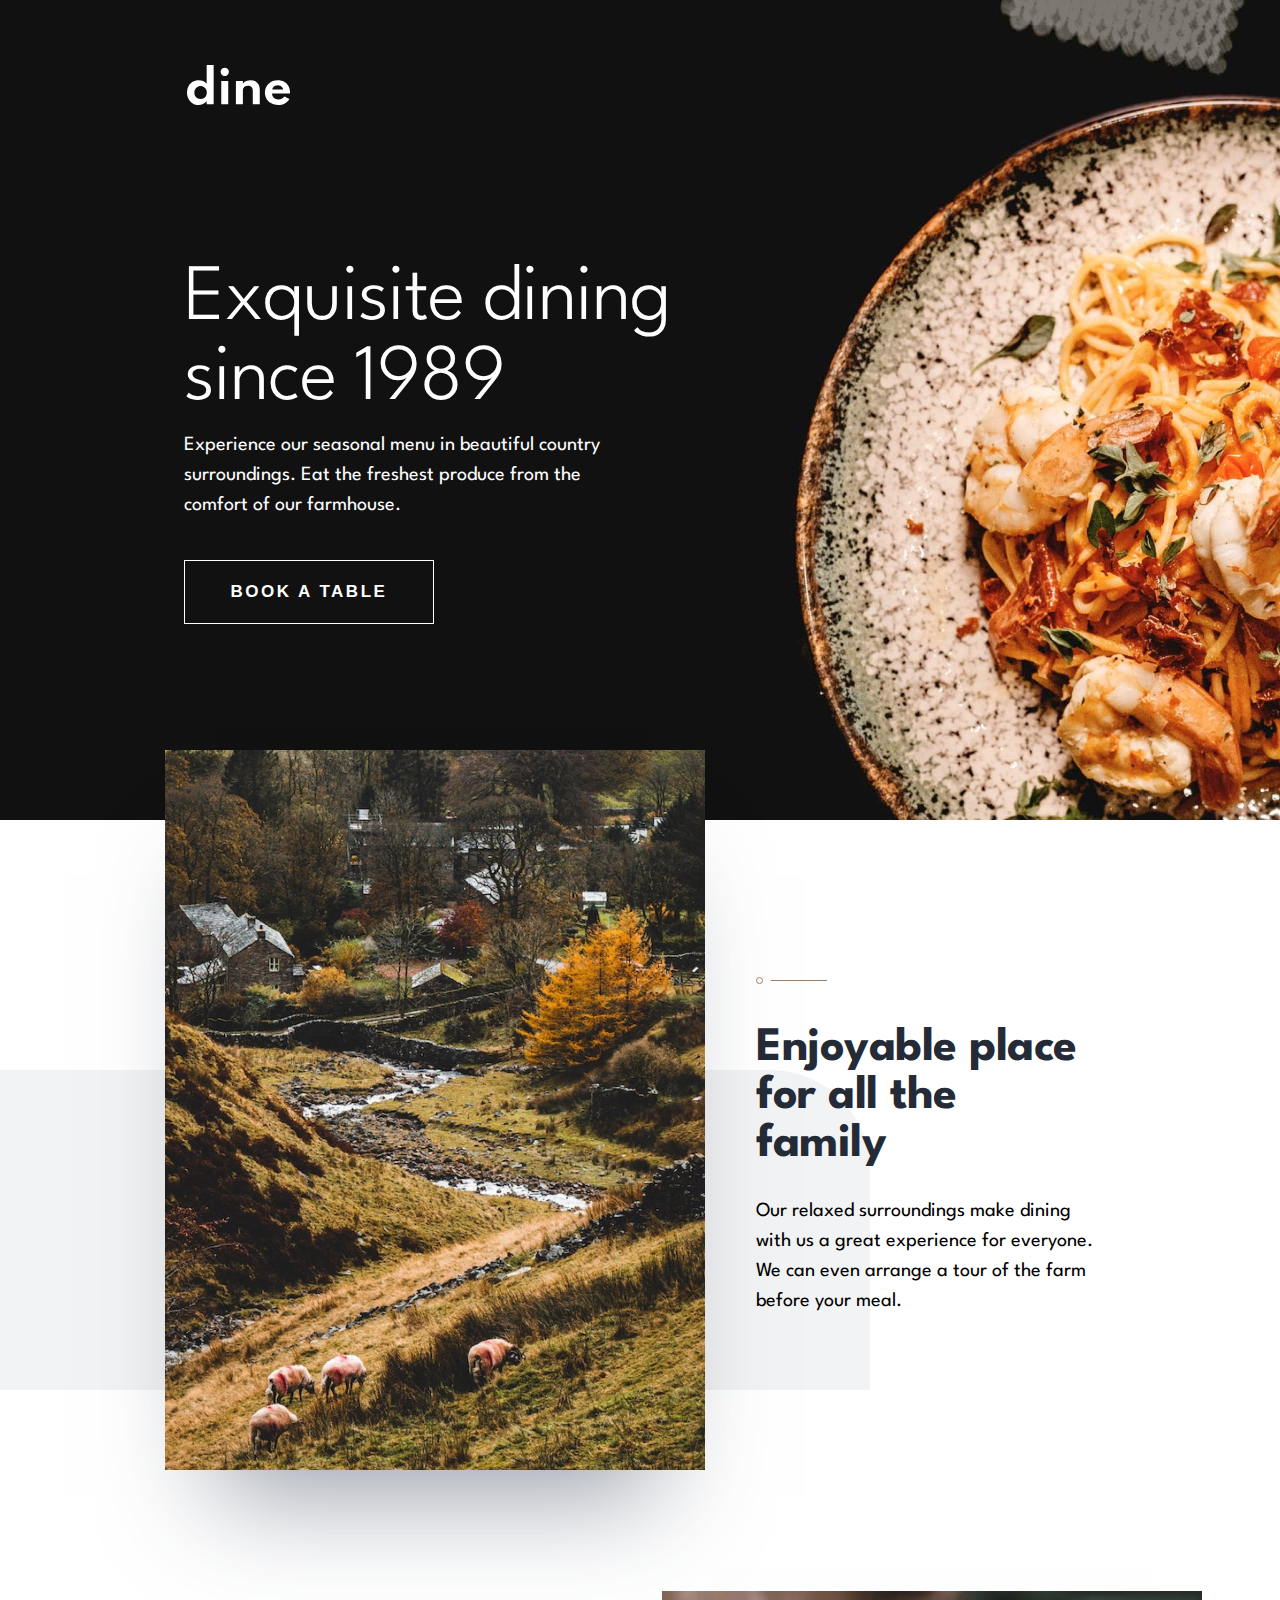
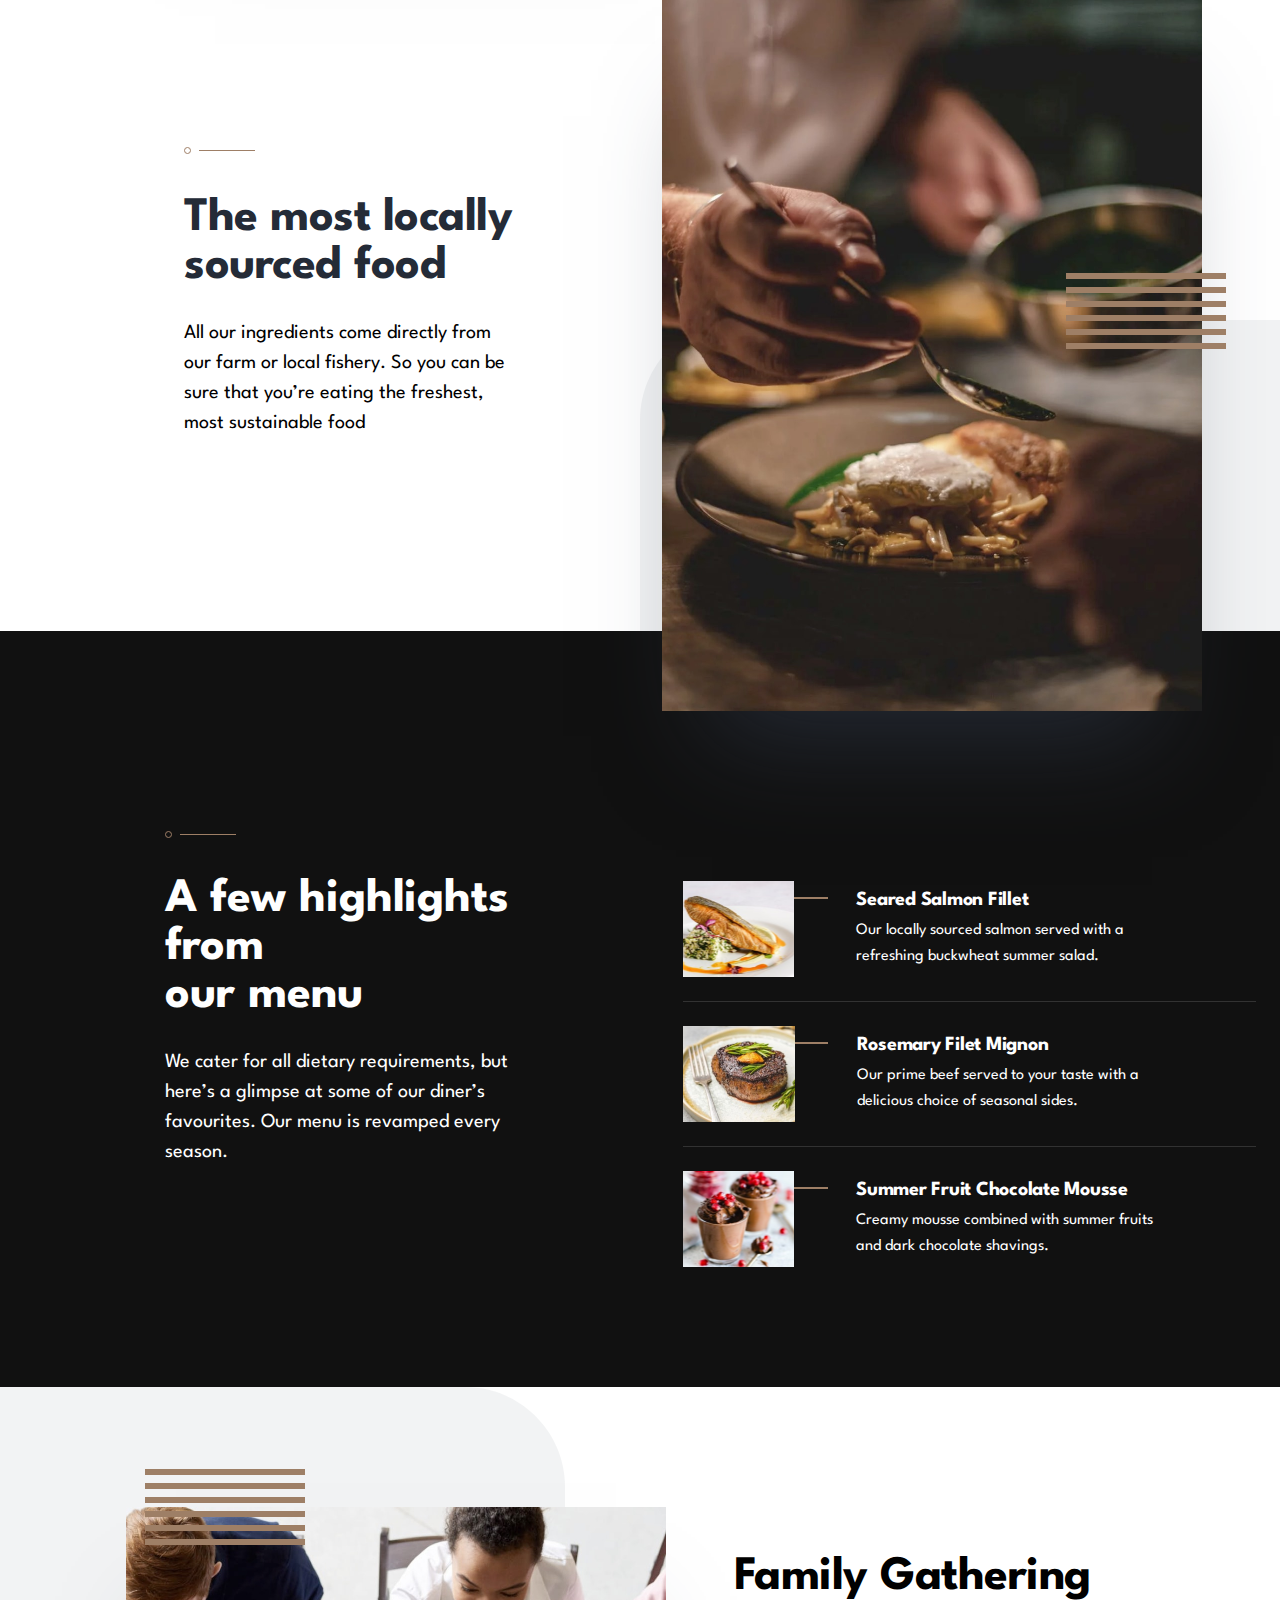
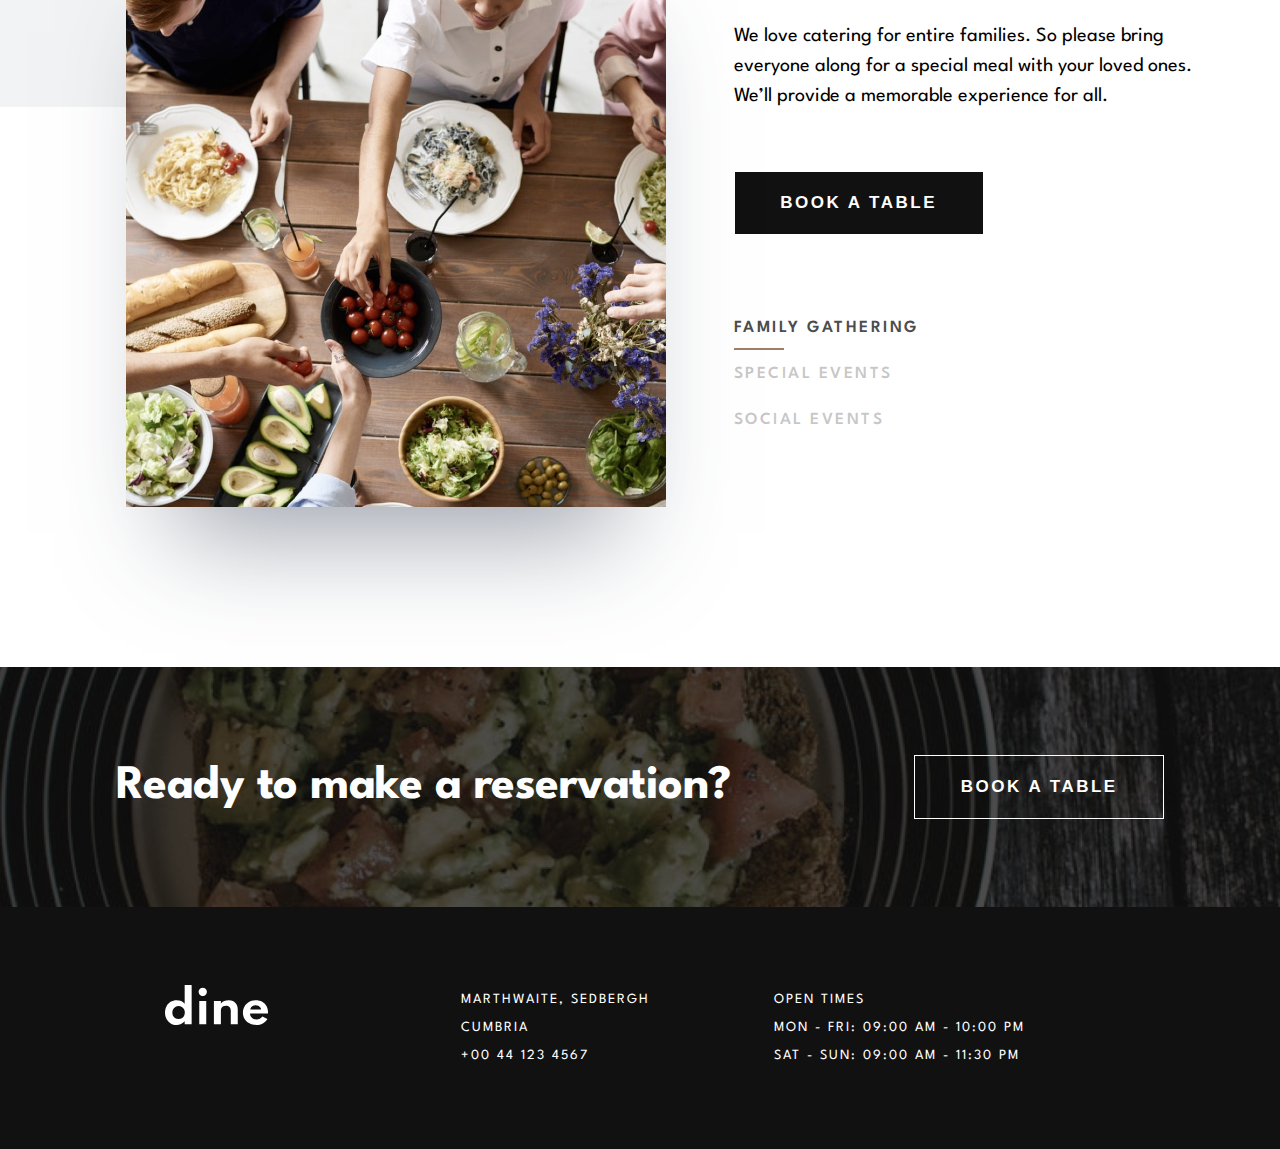
<file: index.html>
<!DOCTYPE html>
<html lang="en">
<head>
  <meta charset="UTF-8">
  <meta http-equiv="X-UA-Compatible" content="IE=edge">
  <meta name="viewport" content="width=device-width, initial-scale=1.0">
  <link rel="icon" type="image/png" sizes="32x32" href="./images/favicon-32x32.png">
  <link rel="stylesheet" href="./CSS/style.css">
  <title>Frontend Mentor | Dine Restaurant</title>
</head>
<body>
  <main>

    <section class="hero">
      <div class="container">
        <div class="logo">
          <img src="./images/logo.svg" alt="logo" class="logo-img">
        </div>

        <div class="headings">
          <h1>Exquisite dining since 1989</h1>
          <p class="white-text">
            Experience our seasonal menu in beautiful country surroundings. Eat the freshest produce from the comfort of our farmhouse.
          </p>
          <a href="./booking.html"><button class="black-btn">Book a table</button></a>
        </div>
      </div>
    </section>

    <section class="restaurant">
      <div class="container">

        <div class="place">
          <div class="image-container">
            <div class="image-1"></div>
          </div>
          <!-- <div class="teste">
            <img src="./images/homepage/enjoyable-place-mobile@2x.jpg" alt="">
          </div> -->

          <div class="restaurant-info">
            <svg xmlns="http://www.w3.org/2000/svg" width="71" height="7"><g fill="none" fill-rule="evenodd"><path fill="#9E7F66" d="M15 3h56v1H15z"/><circle cx="3.5" cy="3.5" r="3" stroke="#9E7F66"/></g></svg>
            <h2 class="dark-text">
              Enjoyable place <br> 
              for all the family
            </h2>
            <p>
              Our relaxed surroundings make dining with us a great experience for everyone. We can even arrange a tour of the farm before your meal.
            </p>
          </div>
        </div>

        <div class="locally">
          <div class="lines">
            <img src="./images/patterns/pattern-lines.svg" alt="floating small lines">
          </div>
        
          <div class="image-container">
            <div class="image-2"></div>
          </div>

          <div class="restaurant-info">
            <svg xmlns="http://www.w3.org/2000/svg" width="71" height="7"><g fill="none" fill-rule="evenodd"><path fill="#9E7F66" d="M15 3h56v1H15z"/><circle cx="3.5" cy="3.5" r="3" stroke="#9E7F66"/></g></svg>
            <h2 class="dark-text">
              The most locally <br> 
              sourced food
            </h2>
            <p>
              All our ingredients come directly from our farm or local fishery. So you can be sure that you’re 
              eating the freshest, most sustainable food
            </p>
          </div>

        </div>

      </div>
    </section>

    <section class="menu">
      <div class="container">

        <div class="menu-intro">
          <svg xmlns="http://www.w3.org/2000/svg" width="71" height="7"><g fill="none" fill-rule="evenodd"><path fill="#9E7F66" d="M15 3h56v1H15z"/><circle cx="3.5" cy="3.5" r="3" stroke="#9E7F66"/></g></svg>
          <h2 class="white-text">
            A few highlights from <br>
            our menu
          </h2>
          <p class="white-text">
            We cater for all dietary requirements, but here’s a glimpse at some of our diner’s favourites. 
            Our menu is revamped every season.
          </p>
        </div>
        
        <article class="plates">
          <div class="plates-info">
           
            <div class="salmon"></div>
            
            <!-- <img src="./images/homepage/salmon-mobile@2x.jpg" alt="Seared Salmon Fillet"> -->
            <div class="plates-texts">
              <h3 class="white-text">Seared Salmon Fillet</h3>
              <p class="white-text">Our locally sourced salmon served with a refreshing buckwheat summer salad.</p>
            </div>
          </div>

          <div class="plates-info">
            <!-- <div class="plates-img"></div> -->
            <div class="beef"></div>
            <!-- <img src="./images/homepage/beef-mobile@2x.jpg" alt="Rosemary Filet Mignon"> -->
            <div class="plates-texts">
              <h3 class="white-text">Rosemary Filet Mignon</h3>
              <p class="white-text">Our prime beef served to your taste with a delicious choice of seasonal sides.</p>
            </div>
          </div>

          <div class="plates-info">
            <!-- <div class="plates-img"> -->
              <div class="chocolate"></div>
            <!-- </div> -->
            <!-- <img src="./images/homepage/chocolate-mobile@2x.jpg" alt="Summer Fruit Chocolate Mousse"> -->
            <div class="plates-texts">
              <h3 class="white-text">Summer Fruit Chocolate Mousse</h3>
              <p class="white-text last-child">Creamy mousse combined with summer fruits and dark chocolate shavings.</p>
            </div>
          </div>

        </article>
      </div>
    </section>

    <section class="family">
      <div class="container">
        <div class="family-img slider-image" id="slide-image">
          <img src="./images/homepage/family-gathering-mobile@2x.jpg" alt="#">
        </div>

        <div class="lines slide-lines">
          <img src="./images/patterns/pattern-lines.svg" alt="floating small lines">
        </div>

        <div class="family-content">

          <div class="slider-text">
            <div class="gathering-event">
              <p>Family Gathering</p>
              <div class="gathering-lines"></div>
            </div>
            
            <div class="gathering-event">
              <p>Special Events</p>
              <div class="gathering-lines"></div>
            </div>

            <div class="gathering-event">
              <p>Social Events</p>
              <div class="gathering-lines"></div>
            </div>

          </div>

          <div class="family-info">
            <h2 class="slide-title" id="slide-title">Family Gathering</h2>
            <p class="slide-content" id="slide-content">We love catering for entire families. So please bring everyone along for a special meal with your 
              loved ones. We’ll provide a memorable experience for all.</p>
          </div>

          <div class="family-btn">
            <a href="./booking.html"><button class="black-btn">Book a table</button></a>
          </div>
        </div>

      </div>

    </section>

    <section class="cta">
      <div class="container">

        <div class="cta-heading">
          <h2 class="white-text">Ready to make a reservation?</h2>
        </div>

        <div class="cta-btn">
          <a href="./booking.html"><button>Book a table</button></a>
        </div>

      </div>
    </section>
  </main>
  
  <footer>
      <div class="container">
        <div class="footer-logo">
          <img src="./images/logo.svg" alt="logo" class="logo-img">
        </div>

        <div class="footer-info">
          <div class="address">
            <p class="white-text"> 
              Marthwaite, Sedbergh <br>
              Cumbria <br>
              +00 44 123 4567
            </p>
          </div>

          <div class="open-times">
            <p class="white-text">
              Open Times <br>
              Mon - Fri: 09:00 AM - 10:00 PM <br>
              Sat - Sun: 09:00 AM - 11:30 PM
            </p>
          </div>
        </div>

      </div>
  </footer>

  <script src="./Javascript/script.js"></script>
</body>
</html>
</file>
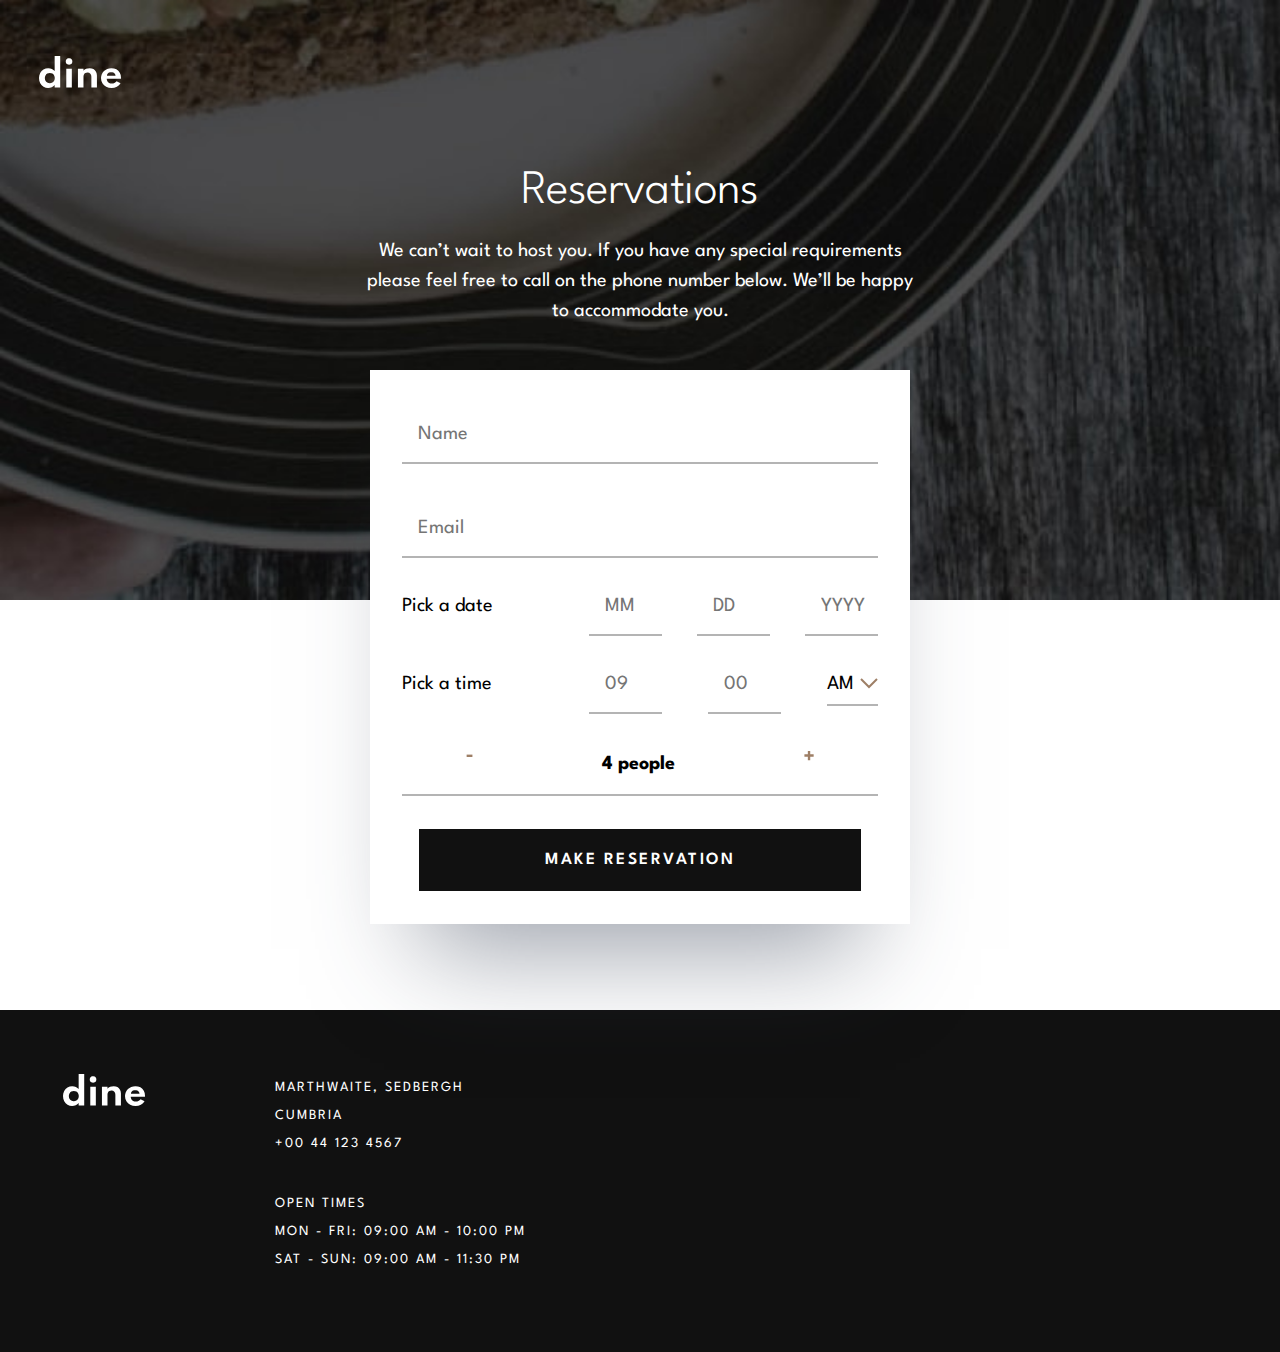
<file: booking.html>
<!DOCTYPE html>
<html lang="en">
<head>
  <meta charset="UTF-8">
  <meta http-equiv="X-UA-Compatible" content="IE=edge">
  <meta name="viewport" content="width=device-width, initial-scale=1.0">
  <link rel="icon" type="image/png" sizes="32x32" href="./images/favicon-32x32.png">
  <link rel="stylesheet" href="./CSS/booking.css">
  <title>Frontend Mentor | Dine Website Challenge</title>
</head>
<body>

  <section class="booking-hero">
    <div class="container">
      <div class="logo">
        <img src="./images/logo.svg" alt="logo" class="logo-img">
      </div>

      <div class="headings">
        <h1>Reservations</h1>
        <p class="white-text">  We can’t wait to host you. If you have any special requirements please feel free to 
          call on the phone number below. We’ll be happy to accommodate you.
        </p>
        <a href="./booking.html"><button class="black-btn">Reserve Place</button></a>
      </div>
    </div>
  </section>

  <section class="form">
    <div class="svg">
      <svg xmlns="http://www.w3.org/2000/svg" width="160" height="76"><g fill="#9E7F66" fill-rule="evenodd"><path d="M0 70h160v6H0zM0 56h160v6H0zM0 42h160v6H0zM0 28h160v6H0zM0 14h160v6H0zM0 0h160v6H0z"/></g></svg>
    </div>

    <div class="container">
      <!-- <div class="form-wrapper"> -->
        <div class="input-field">
          <label class="form-label" for="name">Name</label>
          <input class="input-box" type="text" name="name" id="name" placeholder="Name">
          <p class="errormsg">This field is required</p>
        </div>

        <div class="input-field">
          <label class="form-label" for="email">Email</label>
          <input class="input-box"type="email" name="email" id="email" placeholder="Email">
          <p class="errormsg">Please use a valid email address</p>
        </div>

        <div class="datetime-container">
          <div class="datetime-field">
            <p class="datetime-field-name">Pick a date</p>
            <p class="errormsg">This field is incomplete</p>
          </div>

          <div class="input-container">
            <div class="input-wrapper">
              <label class="form-label" for="month">Month</label>
              <input class="input-box" type="text" name="month" id="month" placeholder="MM" maxlength="2">
            </div>

            <div class="input-wrapper">
              <label class="form-label" for="day">Day</label>
              <input class="input-box" type="text" name="day" id="day" placeholder="DD" maxlength="2">
            </div>

            <div class="input-wrapper">
              <label class="form-label" for="year">Year</label>
              <input class="input-box" type="text" name="year" id="year" placeholder="YYYY" maxlength="4">
            </div>
            
          </div>
        </div>

        <div class="datetime-container">
          <div class="datetime-field">
            <p class="datetime-field-name">Pick a time</p>
            <p class="errormsg errormsg--corner">This field is incomplete</p>
          </div>
          <div class="input-container">
            <div class="input-wrapper">
              <label class="form-label" for="hour">Hour</label>
              <input class="input-box" type="text" name="hour" id="hour" placeholder="09" maxlength="2">
            </div>

            <div class="input-wrapper">
              <label class="form-label" for="minute">Minute</label>
              <input class="input-box input-box--small" type="text" name="minute" id="minute" placeholder="00" maxlength="2">
            </div>

            <div class="dropdown-container">
              <div class="dropdown-wrapper" id="dropdown-wrapper">
                <div class="dropdown-day-wrapper">
                  <div id="dropdown-day" class="dropdown-day">AM</div>
                  <div class="dropdown-arrow" id="dropdown-arrow"><svg xmlns="http://www.w3.org/2000/svg" width="18" height="11"><path fill="none" stroke="#9E7F66" stroke-width="2" d="M1 1l8 8 8-8"/></svg></div>
                </div>

                <div class="dropdown-menu" id="dropdown-menu">
                  <div class="dropdown-menu-items">
                    <svg class="dropdown-checked checked" xmlns="http://www.w3.org/2000/svg" width="13" height="11"><path fill="none" stroke="#9E7F66" stroke-width="2" d="M1 5.897l2.767 2.767L11.432 1"/></svg>
                    <p class="dropdown-name">AM</p>
                  </div>

                  <div class="dropdown-menu-items">
                    <svg class="dropdown-checked" xmlns="http://www.w3.org/2000/svg" width="13" height="11"><path fill="none" stroke="#9E7F66" stroke-width="2" d="M1 5.897l2.767 2.767L11.432 1"/></svg>
                    <p class="dropdown-name">PM</p>
                  </div>
                </div>

              </div>
            </div>
          </div>
        </div>

        <div class="num-of-people">
          <a class="num-of-people-btn" id="minus"> <!-- MUDAR CONFIGURAÇÃO BOTÃO  -->
            <!-- <span class="num-of-people-select">minus</span> -->
            <svg xmlns="http://www.w3.org/2000/svg" width="7" height="3"><path fill="#9E7F66" d="M6.425 2.977V.601H.629v2.376z"/></svg>
          </a>

          <p class="#"><span id="num-of-people-label">4</span> people</p>

          <a class="num-of-people-btn" id="plus"><!-- MUDAR CONFIGURAÇÃO BOTÃO  -->
            <!-- <span class="num-of-people-select">plus</span> -->
            <svg xmlns="http://www.w3.org/2000/svg" width="10" height="11"><path fill="#9E7F66" d="M6.227 10.156V6.727h3.429V4.342H6.227V.913H3.842v3.429H.413v2.385h3.429v3.429z"/></svg>
          </a>
          
        </div>

        <div class="btn-container">       
          <button class="reservation-btn" id="reservation-btn">Make Reservation</button>
        </div>
      <!-- </div> -->
    </div>
  </section>

  <footer>
    
    <div class="container">
      <div class="footer-logo">
        <img src="./images/logo.svg" alt="logo" class="logo-img">
      </div>

      <div class="footer-info">
        <div class="address">
          <p class="white-text"> 
            Marthwaite, Sedbergh <br>
            Cumbria <br>
            +00 44 123 4567
          </p>
        </div>

        <div class="open-times">
          <p class="white-text">
            Open Times <br>
            Mon - Fri: 09:00 AM - 10:00 PM <br>
            Sat - Sun: 09:00 AM - 11:30 PM
          </p>
        </div>
      </div>

    </div>
  </footer>

  <script src="./Javascript/booking.js"></script>
</body>
</html>
</file>
<file: CSS/style.css>
@import url('https://fonts.googleapis.com/css2?family=League+Spartan:wght@100;300;400;500;600;700;800&display=swap');

/* <===== GENERAL STYLING =====> */
*,
*::before,
*::after {
    margin: 0;
    padding: 0;
    box-sizing: border-box;
}

html {
    font-size: 10px;
}

body {
    font-family: 'League Spartan', sans-serif;
}

h1 {
    font-weight: 300;
    font-size: 3.2rem;
    letter-spacing: -0.4px;
    line-height: 4rem;
    color: #fff;
}

h2 {
    font-weight: 700;
    font-size: 3.2rem;
}

h3 {
    font-weight: 700;
    font-size: 2rem;
    line-height: 2.4rem;
    letter-spacing: -0.25px;
}

p {
    font-size: 1.6rem;
    line-height: 2.6rem;
}

.white-text {
    color: #fff;
}

.dark-text {
    color: #242b37;
}

.container {
    padding: 0rem 2.4rem;
}

button {
    padding: 2.32rem 4.55rem;
    font-weight: 600;
    font-size: 1.7rem;
    letter-spacing: 2.5px;
    line-height: 1.6rem;
    text-transform: uppercase;
    cursor: pointer;
    border: 1px solid #fff;
    background-color: #111;
    color: #fff;
}

button:hover {
    background-color: #fff;
    color: #111;
    transition: 0.3s;
}

/* <===== HERO =====> */

.hero{
    background-image: url(../images/homepage/hero-bg-mobile@2x.jpg);
    background-size: cover;
    height: 74.8rem;
    text-align: center;
}

.logo {
    padding-top: 23.2rem;
    padding-bottom: 3.6rem;
}

.logo-img {
    max-width: 8.24rem;
}

.headings h1 {
    width: 12ch;
    margin: 0 auto;
    padding-bottom: 2.1rem;
}

.headings p {
    padding-bottom: 5.3rem;
}

/* <===== RESTAURANT =====> */

.place,
.locally {
    text-align: center;
}

.image-container {
    padding-bottom: 4.8rem;
}

.image-1 {
    background-image: url(../images/homepage/enjoyable-place-mobile@2x.jpg);
    background-repeat: no-repeat;
    background-size: cover;
    background-position: center ;
    min-height: 40rem;
    margin: -7rem 0rem auto;
    box-shadow: 0 7.5rem 10rem -5rem rgba(56, 66, 85, 0.5);
}

.lines {
    display: none;
}

.restaurant h2 {
    line-height: 4rem;
    letter-spacing: -0.4px;
    padding-top: 3.6rem;
    padding-bottom: 1.3rem;
}

.restaurant p {
    padding-bottom: 10.1rem;
}

.image-2 {
    background-image: url(../images/homepage/locally-sourced-mobile@2x.jpg);
    background-repeat: no-repeat;
    background-size: cover;
    background-position: center top;
    min-height: 40rem;
    box-shadow: 0 7.5rem 10rem -5rem rgba(56, 66, 85, 0.5);
}

/* <===== MENU =====> */
.menu {
    background-color: #111;
    text-align: center;
}

.salmon,
.beef,
.chocolate {
    background-image: url(../images/homepage/chocolate-mobile@2x.jpg);
    background-size: cover;
    background-repeat: no-repeat;
    width: 32.7rem;
    height: 24.5rem;
    margin: 0 auto;
    margin-top: 2.4rem;
}

.salmon {
    background-image: url(../images/homepage/salmon-mobile@2x.jpg)
}

.beef {
    background-image: url(../images/homepage/beef-mobile@2x.jpg);
}


.menu-intro svg {
    margin-top: 7.2rem;
}

.menu-intro h2 {
    padding-top: 3.6rem;
    padding-bottom: 1.3rem;
}

.menu-intro p {
    max-width: 32.7rem;
    margin: 0 auto;
    padding-bottom: 6.1rem;
}

.plates-info {
    border-bottom: 1px solid #97979740;
}

.plates-texts {
    max-width: 29rem;
    margin: 0 auto;
}

.plates-texts h3 {
    padding-top: 3.6rem;
    padding-bottom: 0.6rem;
}

.plates-texts p {
    padding-bottom: 5.4rem;
}

.plates-texts .last-child {
    padding-bottom: 10.2rem;
}


/* <===== FAMILY =====> */
.family-img {
    /* background-image: url(../images/homepage/family-gathering-mobile@2x.jpg); */
    /* background-repeat: no-repeat;
    background-size: cover; */
    max-height: 40rem;
    margin-top: 8rem;
    margin-bottom: 4.9rem;
}

.family-img img {
    box-shadow: 0 7.5rem 10rem -5rem rgba(56, 66, 85, 0.5);
    position: relative;
    left: 50%;
    transform: translateX(-50%);
}

.slider-text { 
    text-align: center;
    font-size: 1.7rem;
    font-weight: 600;
    line-height: 2.8rem;
    letter-spacing: 2.5px;
    text-transform: uppercase;
    color: #4c4c4c50;
    padding-top: 8rem;
}

.slider-text p {
    /* padding-top: 5rem; */
    padding-bottom: 1.6rem;
    font-size: 1.7rem;
    letter-spacing: 2.5px;
    line-height: 2.8rem;
    font-weight: 600;
    position: relative;
    cursor: pointer;
}

.gathering-lines {
    width: 5rem;
    border: 1px solid transparent;
    transition: 0.3s;
    position: relative;
    left: 50%;
    transform: translateX(-50%);
    bottom: 1.5rem;
  }

.gathering-lines.active {
    background-color: #9E7F66;
}
.gathering-event.active {
    color: #4c4c4c;
}


.slider-text p:hover {
    color: #4c4c4c;
    transition: 0.3s;
}

.family-info {
    text-align: center;
}

.family-info h2{
    padding-top: 2.7rem;
    padding-bottom: 1.3rem;
}

.family-info p {
    padding-bottom: 2.7rem;
}

.family-btn {
    text-align: center;
    padding-bottom: 12.4rem;
}

.family-btn button:hover {
    color: #111;
    border: 1px solid #111;
}

/* <===== CALL TO ACTION =====> */
.cta {
    background-image: url(../images/homepage/ready-bg-mobile@2x.jpg);
    background-repeat: no-repeat;
    background-size: cover;
    text-align: center;
    height: 32.8rem;
    display: flex;
    align-items: center;
}

.cta-btn button{
    margin-top: 2rem;
    margin-bottom: 0;
    background-color:rgba(255, 255, 255, 0);
}

.cta-btn button:hover {
    background-color: #fff;
}

/* <===== FOOTER =====> */
footer {
    background-color: #111;
    text-align: center;
}

.footer-logo {
    margin: 0 auto;
    padding-top: 8rem;
    min-width: 10.342rem;
}

.address {
    padding-top: 4.2rem;
    padding-bottom: 3.2rem;
}

.open-times {
    padding-bottom: 7.8rem;
}

.footer-info p {
    font-size: 1.4rem;
    letter-spacing: 2px;
    line-height: 2.8rem;
    text-transform: uppercase;
}

/* <===== MEDIA QUERIES =====> */

@media only screen and (min-width: 440px) {
    .logo {
        padding-top: 28rem;
    }

    .cta {
        justify-content: center;
    }
}

@media only screen and (min-width: 545px) {
    .logo {
        padding-top: 32rem;
    }
}

@media only screen and (min-width: 615px) { /* =====> TABLET <=====*/
    .hero{
        background-image: url(../images/homepage/hero-bg-tablet@2x.jpg);
        background-position: center;
        height: 99.2rem;
    }

    .logo {
        padding-top: 37.4rem;
        padding-bottom: 3.8rem;
    }

    .logo-img {
        max-width: 10.4rem;
    }
    .headings h1 {
        font-size: 4.8rem;
        letter-spacing: -0.6px;
        line-height: 6.4rem;
        padding-bottom: 2rem;
    }

    .headings p {
        font-size: 2rem;
        line-height: 3rem;
        width: 48ch;
        margin: 0 auto;
        padding-bottom: 5.2rem;
    }

    /* <====== RESTAURANT =====> */
    .restaurant {
        background-image: url(../images/patterns/pattern-curve-top-right.svg), 
                          url(../images/patterns/pattern-curve-top-left.svg);
        background-repeat: no-repeat;
        background-position-y: 19.2rem, bottom;
        background-position-x: -51.65rem, 38.5rem;
    }
    .place,
    .locally {
        padding: 0rem 7.35rem;
        /* margin: 0rem 9rem; */
        position: relative;
    }
    .image-1 {
        background-image: url(../images/homepage/enjoyable-place-tablet@2x.jpg);
        min-height: 36rem;
        margin: -9.5rem 0rem auto;
    }
    .lines {
        display: block;
        position: absolute;
        z-index: 1;
        top: 23rem;
        right: 1.5rem;
    }

    .image-2 {
        background-image: url(../images/homepage/locally-sourced-tablet@2x.jpg);
        min-height: 36rem;
    }

    .restaurant h2 {
        font-size: 4.8rem;
        line-height: 4.8rem;
        letter-spacing: -0.5px;
        padding-top: 3.9rem;
        padding-bottom: 2.7rem;
    }

    .restaurant p {
        font-size: 2rem;
        line-height: 3rem;
        max-width: 38ch;
        margin: 0 auto;
        padding-bottom: 11.8rem;
    }

    /* <====== MENU =====> */
    .menu-intro svg {
        margin-top: 9.6rem;
    }

    .menu-intro h2 {
        font-size: 4.8rem;
        line-height: 4.8rem;
        letter-spacing: -0.05px;
        padding-bottom: 2.7rem;
    }
    
    .menu-intro p {
        font-size: 2rem;
        line-height: 3rem;
        max-width: 44.8rem;
        text-align: center;
    }

    .plates {
        padding-bottom: 9.6rem;
        position: relative;
    }

    .plates-info {
        display: flex;
        text-align: left;
        width: 57.3rem;
        margin: 0 auto;
        align-items: center;
    }

    .plates-info::after {
        content: '';
        position: relative;
        right: 42.8rem;
        transform: translatey(-3.1rem);
        width: 10rem;
        height: 0.13rem;
        background-color: #9E7F66;
    }

    .plates-info:nth-child(1) {
        padding-bottom: 2.4rem;
    }

    .plates-info:nth-child(2),
    .plates-info:nth-child(3) {
        padding: 2.4rem 0rem;
    }

    .plates-info:nth-child(3) {
        border-bottom: none;
    }

    .plates-texts {
        max-width: 100%;
        margin: 0 auto;
        padding-left: 6.2rem;
    }

    .plates-texts h3 {
        padding-top: 0;
    }

    .plates-texts p {
        width: 90%;
        padding-bottom: 0rem;
    }

    .salmon,
    .beef,
    .chocolate {
        background-size: cover;
        background-position: center;
        height: 9.6rem;
        margin-top: 0;
        margin-bottom: 0;
        z-index: 1;
    }

    .salmon {
        background-image: url(../images/homepage/salmon-desktop-tablet@2x.jpg);
        width: 17.12rem;
    }

    .beef {
        background-image: url(../images/homepage/beef-desktop-tablet@2x.jpg);
        width: 16.966rem;
    }

    .chocolate{
        background-image: url(../images/homepage/chocolate-desktop-tablet@2x.jpg);
        width: 16.515rem;
    }

    .plates-texts .last-child {
        padding-bottom: 0rem;
    }

        /* <====== FAMILY =====> */

    .family {
        background-image: url(../images/patterns/pattern-curve-top-right.svg);
        background-repeat: no-repeat;
        background-position-x: -51.65rem;
        padding-top: 12rem;
        position: relative;
    }
    
    .family-img {
        /* background-image: url(../images/homepage/family-gathering-tablet@2x.jpg); */
        /* background-repeat: no-repeat;
        background-size: cover; */
        width: 57.3rem;
        height: 36rem;
        margin: 0 auto;

    }

    .family-img img {
        position: relative;
        left: 0%;
        transform: translateX(0%);
        height: 60rem;
        width: 54rem;
    }
    

    .family-info h2 {
        font-size: 4.8rem;
        letter-spacing: -0.5px;
        line-height: 4.8rem;
        padding-top: 4.7rem;
        padding-bottom: 1.9rem;
    }

    .family-info p {
        font-size:  2rem;
        line-height: 3rem;
        width: 470px;
        margin: 0 auto;
        padding-bottom: 6rem;
    }

    .slider-text {
        display: flex;
        justify-content: space-around;
        padding-top: 0;
    }

    .gathering-lines {
        width: 5rem;
        bottom: 1rem;
      }

    .slider-text p {
        font-size: 1.7rem;
        padding-top: 5.7rem;
    }

    .family-btn {
        padding-bottom: 12rem;
    }

    .family .lines {
        display: block;
        position: absolute;
        z-index: 1;
        top: 8.2rem;
        left: 3.95rem;
    }

    /* <===== CALL TO ACTION =====> */
    .cta {
        background-image: url(../images/homepage/ready-bg-tablet@2x.jpg);
        height: 27.2rem;
    }

    .cta h2 {
        font-size: 4.8rem;
        letter-spacing: -0.5px;
        line-height: 4.8rem;
    }
    
    /* <===== FOOTER =====> */
    footer {
        text-align: left;
    }

    .footer-logo {
        margin: 0 12.958rem 0 3.9rem; 
        padding-top: 6.4rem;
        min-width: 10.342rem;
    }

    footer .container {
        display: flex;
    }

    .address {
        padding-top: 6.6rem;
        padding-bottom: 3.2rem;
    }

    .open-times {
        padding-bottom: 7.8rem;
    }
}


@media only screen and (min-width: 1024px) {
    .hero {
        background-image: url(../images/homepage/hero-bg-desktop@2x.jpg);
        text-align: left;
        height: 82rem;
    }
    
    .logo {
        padding: 6.5rem 0rem 15.3rem 16.3rem;
    }

    .headings {
        max-width: 90ch;
        padding-left: 16rem;
    }

    .headings h1 {
        font-size: 8rem;
        line-height: 8rem;
        letter-spacing: -1px;
        width: 12ch;
        padding-bottom: 1rem;
    }

    .headings p {
        padding-bottom: 4rem;
        width: 35ch;
        margin: 0;
    }

    /* <====== RESTAURANT =====> */
    .restaurant {
        background-position-y: 25rem, 110rem;
        background-position-x: -2.5rem, 64rem;
    }

    .lines {
        display: block;
        position: absolute;
        z-index: 1;
        top: 28.2rem;
        right: 3rem;
    }
    
    .place,
    .locally {
        display: flex;
        align-items: center;
        justify-content: space-around;
        text-align: left;
        padding: 0rem;
    }

    .place .restaurant-info {
        position: relative;
        right: 9rem;
        min-width: 33.7rem;
    }

    .locally .restaurant-info {
        margin-left: 2rem;
        min-width: 33.7rem;
    }

    .place {
        margin-right: 14rem;
    }

    .locally {
        flex-direction: row-reverse;
        margin-left: 14rem;
    }

    .image-container .image-1 {
        margin-bottom: 12.1rem;
    }

    .image-container {
        padding-bottom: 0;
        margin: 0rem 14.1rem;
    }


    .image-1 {
        background-image: url(../images/homepage/enjoyable-place-desktop@2x.jpg);
        min-height: 72rem;
        min-width: 54rem;
        margin: -7rem 0rem auto;
    }
   
    .image-2 {
        background-image: url(../images/homepage/locally-sourced-desktop@2x.jpg);
        min-height: 72rem;
        min-width: 54rem;
    }

        /* <====== MENU =====> */
    .menu {
        margin: -8rem 0rem auto;
    }

    .menu .container {
        display: flex;
    }

    .menu-intro,
    .menu-intro p{
        text-align: left;
    }

    .menu-intro {
        padding-top: 0rem;
        margin-left: 14.1rem;
        margin-right: 12.5rem;
    }

    .menu-intro svg {
        margin-top: 20rem;
    }

    .plates {
        margin-top: 25rem;
    }

        /* <====== FAMILY =====> */
    
    .family {
        background-image: url(../images/patterns/pattern-curve-top-right.svg);
        background-repeat: no-repeat;
        background-position-x: -33rem;
        padding-top: 12rem;
        position: relative;
    }

    .family .container{
        display: flex;
        justify-content: space-evenly;
        margin-left: 5rem;
    }

    .family-img {
        /* background-image: url(../images/homepage/family-gathering-desktop@2x.jpg); */
        width: 54rem;
        min-height: 60rem;
        padding-left: 0;
        margin-left: 0;
        margin-bottom: 16rem;
        padding-right: 0;
        margin-right: 0;
        z-index: 1;
    }

    .slider-text {
        flex-direction: column;
        padding-top: 7.9rem;
    }

    .gathering-lines {
        left: 2.5rem;
    }

    .slider-text p {
        padding-top: 0;
        text-align: left;
    }

    .family-content{
        display: flex;
        flex-direction: column;
        align-items: flex-start;
        padding-left: 1.5rem;
    }

    .family-info{
        order: -1;
        text-align: left;
        
    }
    .family-btn{
        order: -1;
        padding-bottom: 0;
    }
    
    .slider-text p::after {
        left: -9rem;
        bottom: 3rem;
    }
    
    /* .slider-text p:hover::after {
        width: 12rem;        
    } */

    .family .lines {
        left: 14.5rem;
    }

    /* <===== CALL TO ACTION =====> */
    .cta {
        background-image: url(../images/homepage/ready-bg-desktop@2x.jpg);
        height: 24rem;
    }

    .cta .container {
        display: flex;
        align-items: center;
        justify-content: space-around;
        width: 100%;
    }

    .cta-btn button{
        margin: 0;
    }

    /* <===== FOOTER =====> */
    footer .container {
        align-items: center;
    }
    .footer-info {
        display: flex;
        align-items: center;
        justify-content: space-around;
        gap: 12.4rem ;
    }
    .footer-logo {
        padding: 7.8rem 19.258rem 12.2rem 14.1rem;
        margin: 0;
    }

    .footer-info p {
        padding: 0;
    }

    .address,
    .open-times {
        padding: 0;
    }
    
}

@media only screen and (min-width: 1350px) {
        .gathering-lines {
        position: relative;
        width: 12rem;
        bottom: 3.2rem;
        left: -17rem;
        transform: translateX(0);
      }
}
</file>
<file: CSS/booking.css>
@import url('https://fonts.googleapis.com/css2?family=League+Spartan:wght@100;300;400;500;600;700;800&display=swap');

/* <===== GENERAL STYLING =====> */
*,
*::before,
*::after {
    margin: 0;
    padding: 0;
    box-sizing: border-box;
}

html {
    font-size: 10px;
}

body {
    font-family: 'League Spartan', sans-serif;
}

h1 {
    font-weight: 300;
    font-size: 3.2rem;
    letter-spacing: -0.4px;
    line-height: 4rem;
    color: #fff;
}

h2 {
    font-weight: 700;
    font-size: 3.2rem;
}

h3 {
    font-weight: 700;
    font-size: 2rem;
    line-height: 2.4rem;
    letter-spacing: -0.25px;
}

p {
    font-size: 1.6rem;
    line-height: 2.6rem;
}

.white-text {
    color: #fff;
}

.dark-text {
    color: #242b37;
}

.container {
    padding: 0rem 2.4rem;
}

button {
    font-family: 'League Spartan', sans-serif;
    padding: 2.32rem 4.725rem;
    font-weight: 600;
    font-size: 1.7rem;
    letter-spacing: 2.5px;
    line-height: 1.6rem;
    text-transform: uppercase;
    cursor: pointer;
    border: 1px solid #fff;
    background-color: #111;
    color: #fff;
}

button:hover {
    background-color: #fff;
    color: #111;
    transition: 0.3s;
}

.form {
    position: relative;
}

.form .errormsg {
    /* position: absolute; */
    font-size: 1rem;
    font-weight: 500;
    /* margin-top: 1rem; */
    padding-left: 1.6rem;
    letter-spacing: -0.12px;
    color: #B54949;
    display: none;
}

.errormsg.show {
    display: block;
  }

.form-label {
    display: none;
}

.dropdown-menu {
    position: absolute;
    text-align: center;
    display: none;
    background-color: #fff;
    margin-top: .8rem;
    height: 8rem;
    width: 7rem;
    z-index: 2;
    padding: .3rem;
    box-shadow: 0rem 2rem 8rem -1.5rem rgba(56, 66, 85, 0.5);
}

.dropdown-menu-items {
    display: flex;
    align-items: baseline;
    gap: 0.5rem;
    cursor: pointer;
}

.dropdown-checked {
    margin-right: 1.557rem;
    opacity: 0;
}

.dropdown-checked.checked {
    opacity: 1;
}

.dropdown-menu.open {
    display: block;
    z-index: 2;
}

.dropdown-arrow.open {
    -webkit-transform: scaleY(-1) translateY(0.4rem);
    transform: scaleY(-1) translateY(0.4rem);
}


.datetime-field-name.error {
    color: #B54949;
    padding-bottom: 0;
  }

.input-box.error {
    color: #B54949;
    border-bottom: 1px solid #B54949;
  }

  
  
/* <===== HERO =====> */

.booking-hero{
    background-image: url(../images/booking/hero-bg-mobile@2x.jpg);
    background-repeat: no-repeat;
    background-size: cover;
    background-position: bottom;
    height: 60rem;
    text-align: center;
}

.logo {
    padding-top: 5.6rem;
    padding-bottom: 4.4rem;
}

.logo-img {
    max-width: 8.24rem;
}

.headings h1 {
    margin: 0 auto;
    padding-bottom: 2.1rem;
}

.headings p {
    margin: 0 auto;
    padding-bottom: 1.9rem;
}

.headings button {
    background-color: rgba(255, 255, 255, 0);
}

.headings button:hover {
    background-color: #fff;
}

/* <===== FORM =====> */

.form p {
    font-size: 2rem;
    line-height: 2.8rem;
    padding-bottom: 0.8rem;
}

.form .container {
    margin: -13.8rem 2.4rem 8.6rem;
    padding: 0rem 3.2rem;
    background-color: #fff;
    box-shadow: 0 7.5rem 10rem -5rem rgba(56, 66, 85, 0.5);
}

.input-field {
    display: flex;
    flex-direction: column;
    padding-top: 3.4rem;
}

.input-box {
    font-family: 'League Spartan', sans-serif;
    font-size: 2rem;
    line-height: 2.8rem;
    color: #11111180;
    padding-left: 1.6rem;
    border: none;
    border-bottom: 2px solid #11111150;
    cursor: pointer;
    outline: none;
}

.input-box:hover {
    color: #111111;
    border-bottom: 2px solid #111111;
    transition: 0.4s;
}

.input-field input,
.input-wrapper input {
    padding-bottom: 1.4rem;

}

.datetime-container {
    padding-top: 3.4rem;
}

.input-container {
    display: flex;
    justify-content: space-between;
}

.dropdown-day-wrapper {
    display: flex;
    align-items: baseline;
    gap: 0.6rem;
    padding-bottom: .6rem;
    border-bottom: 2px solid #11111150;
    cursor: pointer;
}

.dropdown-day-wrapper:hover {
    border-bottom: 2px solid #111111;
}

.dropdown-day {
    font-size: 2rem;
    line-height: 2.8rem;
}

.input-container .input-box {
    max-width: 7.3rem;
}

.num-of-people {
    padding-top: 3.6rem;
    display: flex;
    justify-content: space-around;
    border-bottom: 2px solid #11111150;
}

.num-of-people p {
    font-weight: 700;
    padding-bottom: 1.6rem;
}

.btn-container {
    margin: 0 auto;
    /* border: 1px solid red; */
}

.reservation-btn {
    position: relative;
    left: 50%;
    transform: translateX(-50%);
    margin: 3.2rem 0rem;
    line-height: 2.8rem;
    padding: 1.72rem 3.6rem;
}

.reservation-btn:hover {
    border: 1.5px solid #111;
}

.dropdown-arrow,
.num-of-people-btn {
    cursor: pointer;
} 

.svg {
    display: none;
}

/* <===== FOOTER =====> */

footer {
    background-color: #111;
    text-align: center;
}

.footer-logo {
    margin: 0 auto;
    padding-top: 8rem;
    min-width: 10.342rem;
}

.address {
    padding-top: 4.2rem;
    padding-bottom: 3.2rem;
}

.open-times {
    padding-bottom: 7.8rem;
}

.footer-info p {
    font-size: 1.4rem;
    letter-spacing: 2px;
    line-height: 2.8rem;
    text-transform: uppercase;
}

@media only screen and (min-width: 615px) {
    /* <===== HERO =====> */
    
    .booking-hero{
        background-image: url(../images/booking/hero-bg-tablet.jpg);
        text-align: left;
    }

    .logo {
        padding-left: 1.5rem;
        padding-top: 5.6rem;
        padding-bottom: 7rem;
    }

    .headings {
        text-align: center;
    }
    .headings h1 {
        font-size: 4.8rem;
        letter-spacing: -0.6px;
        line-height: 6.4rem;
        padding-bottom: 1.2rem;
    }

    .headings p {
        font-size: 2rem;
        line-height: 3rem;
        width: 47ch;
    }

    .headings button {
        display: none;
    }

    /* <===== FORM =====> */

    .form .container {
        
        margin: -23rem auto;
        margin-bottom: 8.6rem;
        max-width: 54rem;
    }

    .input-field {
        padding-top: 5rem;
    }

    .datetime-container {
        display: flex;
        justify-content: space-between;
    }

    .input-container {
        min-width: 28.9rem;
    }

    .reservation-btn {
        padding: 1.72rem 12.6rem;
    }

    /* <===== FOOTER =====> */

    footer .container {
        display: flex;
    }

    .footer-logo {
        margin: 0rem;
        padding: 6.4rem 12.958rem 0rem 3.9rem
    }
    
    .address {
        padding-top: 6.4rem;
        padding-bottom: 3.2rem;
    }
    
    .open-times {
        padding-bottom: 7.8rem;
    }
    
    .footer-info p {
        text-align: left;
    }
}

@media only screen and (min-width: 1285px) {
    /* <===== HERO =====> */
    
    .booking-hero{
        background-image: url(../images/booking/hero-bg-desktop@2x.jpg);
    }

    .logo {
        padding-left: 14.3rem;
        padding-top: 6.5rem;
        padding-bottom: 15.3rem;
    }

    .headings {
        text-align: left;
        padding-left: 14.1rem;
    }

    .headings h1 {
        font-size: 8rem;
        letter-spacing: -1px;
        line-height: 8rem;
        padding-bottom: 1.8rem;
    }

    .headings p {
        margin: 0;
        width: 38ch;
    }

    /* <===== FORM =====> */
    .form {
        background-image: url(../images/patterns/pattern-curve-bottom-right.svg);
        background-repeat: no-repeat;
        background-position: bottom left;
        height: 55rem;
        position: relative;
    }

    .svg {
        display: block;
        position: absolute;
        right: 70.5rem;
        bottom: 3.5rem;
    }

    .form .container {
        min-height: 54.5rem;
        max-width: 54rem;
        position: relative;
        left: 625px;
        bottom: 110px;
        margin: -23rem 11.4rem 8.6rem;
    }

    .reservation-btn {
        margin-bottom: 4.8rem;
    }

    /* <===== FOOTER =====> */
    .footer-info {
        display: flex;
        justify-content: space-around;
        gap: 12.4rem ;
        margin-top: 7.8rem;
    }
    .footer-logo {
        padding: 7.8rem 19.258rem 12.2rem 14.1rem;
        margin: 0;
    }

    .footer-info p {
        padding: 0;
    }

    .address,
    .open-times {
        padding: 0;
    }
}
</file>
